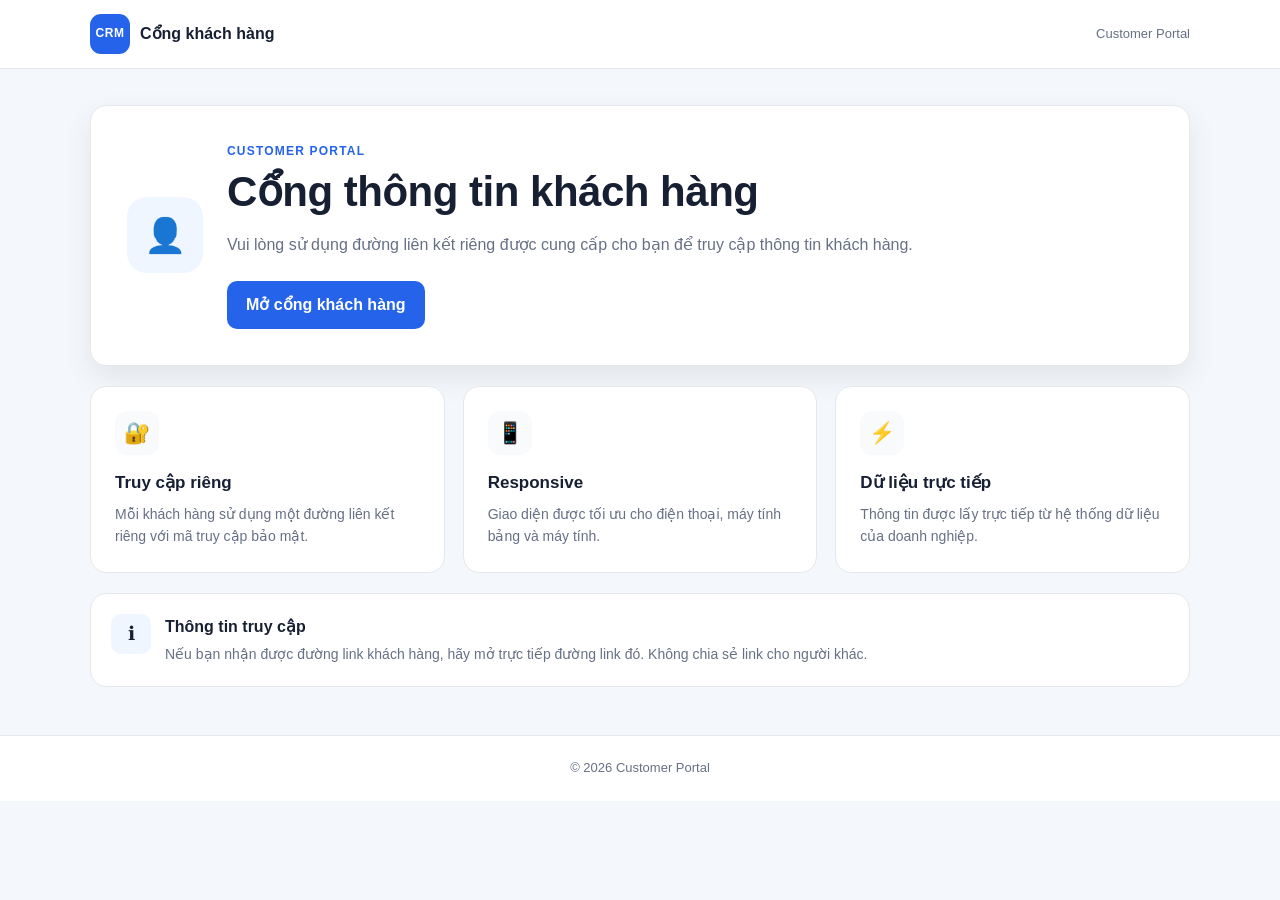
<file: index.html>
<!DOCTYPE html>
<html lang="vi">
<head>
  <meta charset="UTF-8">

  <meta
    name="viewport"
    content="width=device-width, initial-scale=1.0"
  >

  <meta
    name="description"
    content="Cổng thông tin khách hàng"
  >

  <title>Cổng thông tin khách hàng</title>

  <link
    rel="stylesheet"
    href="css/style.css"
  >
</head>

<body>

  <header class="site-header">
    <div class="container header-inner">

      <a
        class="brand"
        href="./index.html"
        aria-label="Trang chủ"
      >
        <span class="brand-mark">CRM</span>
        <span class="brand-name">
          Cổng khách hàng
        </span>
      </a>

      <span class="header-status">
        Customer Portal
      </span>

    </div>
  </header>


  <main class="container main-content">

    <section class="hero-card">

      <div class="hero-icon">
        👤
      </div>

      <div class="hero-content">

        <p class="eyebrow">
          CUSTOMER PORTAL
        </p>

        <h1>
          Cổng thông tin khách hàng
        </h1>

        <p class="hero-description">
          Vui lòng sử dụng đường liên kết riêng được cung cấp
          cho bạn để truy cập thông tin khách hàng.
        </p>

        <div class="hero-actions">

          <a
            href="./customer.html"
            class="btn btn-primary"
          >
            Mở cổng khách hàng
          </a>

        </div>

      </div>

    </section>


    <section class="info-grid">

      <article class="info-card">
        <div class="info-icon">🔐</div>

        <h2>Truy cập riêng</h2>

        <p>
          Mỗi khách hàng sử dụng một đường liên kết riêng
          với mã truy cập bảo mật.
        </p>
      </article>


      <article class="info-card">
        <div class="info-icon">📱</div>

        <h2>Responsive</h2>

        <p>
          Giao diện được tối ưu cho điện thoại,
          máy tính bảng và máy tính.
        </p>
      </article>


      <article class="info-card">
        <div class="info-icon">⚡</div>

        <h2>Dữ liệu trực tiếp</h2>

        <p>
          Thông tin được lấy trực tiếp từ hệ thống
          dữ liệu của doanh nghiệp.
        </p>
      </article>

    </section>


    <section class="notice-card">

      <div class="notice-icon">
        ℹ
      </div>

      <div>
        <h2>Thông tin truy cập</h2>

        <p>
          Nếu bạn nhận được đường link khách hàng,
          hãy mở trực tiếp đường link đó.
          Không chia sẻ link cho người khác.
        </p>
      </div>

    </section>

  </main>


  <footer class="site-footer">

    <div class="container">

      <p>
        © <span id="currentYear"></span>
        Customer Portal
      </p>

    </div>

  </footer>


  <script src="js/app.js"></script>

</body>
</html>
</file>
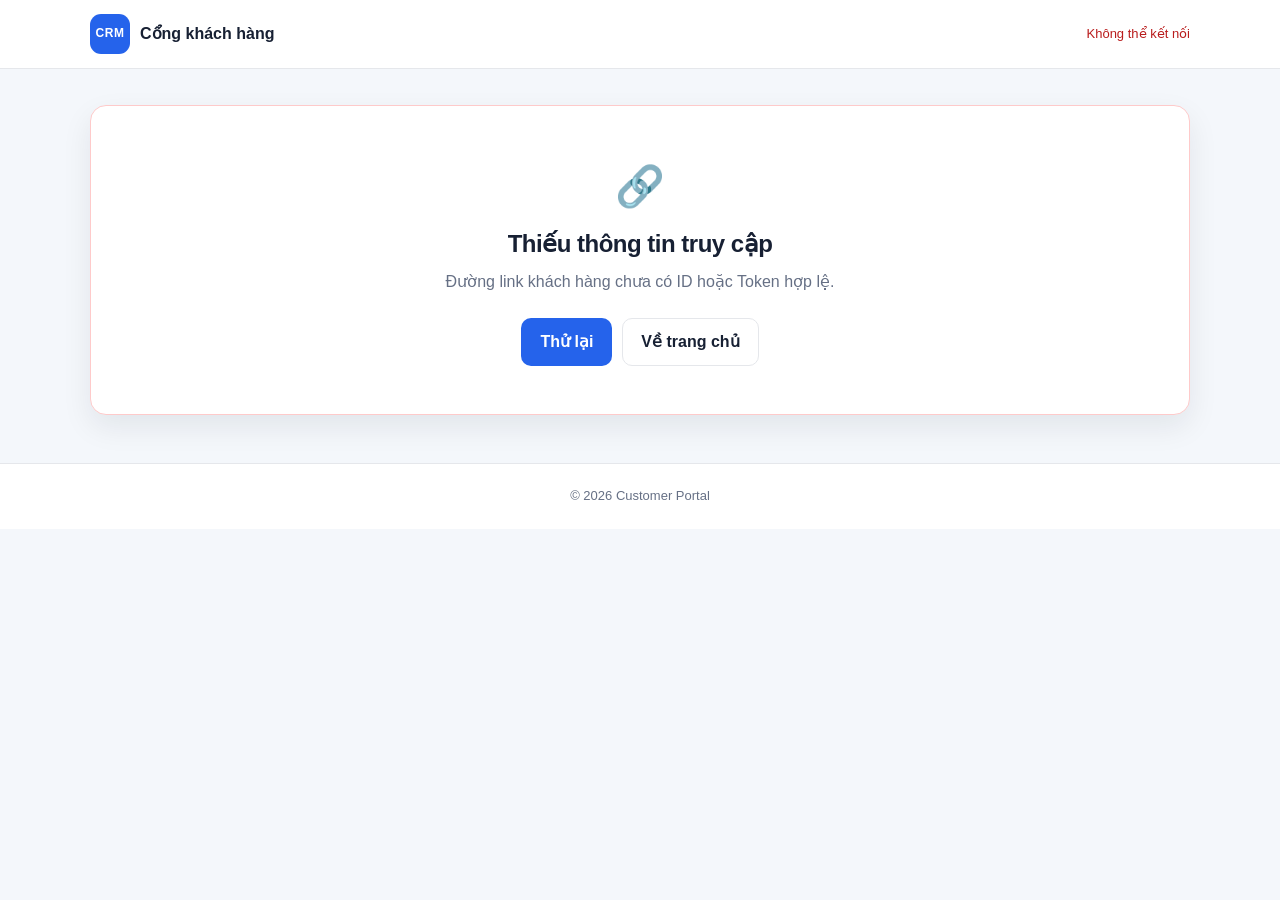
<file: customer.html>
<!DOCTYPE html>
<html lang="vi">
<head>

  <meta charset="UTF-8">

  <meta
    name="viewport"
    content="width=device-width, initial-scale=1.0"
  >

  <meta
    name="description"
    content="Thông tin khách hàng"
  >

  <title>Thông tin khách hàng</title>

  <link
    rel="stylesheet"
    href="css/style.css"
  >

</head>

<body>

  <header class="site-header">

    <div class="container header-inner">

      <a
        class="brand"
        href="./index.html"
      >

        <span class="brand-mark">
          CRM
        </span>

        <span class="brand-name">
          Cổng khách hàng
        </span>

      </a>

      <div
        id="connectionStatus"
        class="connection-status"
      >
        Đang kết nối...
      </div>

    </div>

  </header>


  <main class="container main-content">

    <!-- LOADING -->

    <section
      id="loadingState"
      class="state-card"
    >

      <div class="loading-spinner"></div>

      <h1>
        Đang tải thông tin
      </h1>

      <p>
        Vui lòng chờ trong giây lát...
      </p>

    </section>


    <!-- ERROR -->

    <section
      id="errorState"
      class="state-card error-state hidden"
    >

      <div
        id="errorIcon"
        class="state-icon"
      >
        ⚠️
      </div>

      <h1 id="errorTitle">
        Không thể truy cập
      </h1>

      <p id="errorMessage">
        Đường liên kết không hợp lệ.
      </p>

      <div class="state-actions">

        <button
          id="retryButton"
          class="btn btn-primary"
          type="button"
        >
          Thử lại
        </button>

        <a
          href="./index.html"
          class="btn btn-secondary"
        >
          Về trang chủ
        </a>

      </div>

    </section>


    <!-- CUSTOMER CONTENT -->

    <section
      id="customerContent"
      class="hidden"
    >

      <!-- CUSTOMER HEADER -->

      <div class="customer-hero">

        <div class="customer-avatar">
          <span id="customerInitial">
            KH
          </span>
        </div>

        <div class="customer-hero-info">

          <p class="eyebrow">
            KHÁCH HÀNG
          </p>

          <h1 id="customerName">
            --
          </h1>

          <p
            id="customerCompany"
            class="customer-company"
          >
            --
          </p>

        </div>

        <div class="customer-status-wrap">

          <span
            id="customerStatus"
            class="status-badge status-active"
          >
            Active
          </span>

        </div>

      </div>


      <!-- BASIC INFORMATION -->

      <section class="content-card">

        <div class="section-header">

          <div>
            <p class="eyebrow">
              PROFILE
            </p>

            <h2>
              Thông tin khách hàng
            </h2>
          </div>

        </div>


        <div class="data-grid">

          <div class="data-item">

            <span class="data-label">
              Mã khách hàng
            </span>

            <strong
              id="customerId"
              class="data-value"
            >
              --
            </strong>

          </div>


          <div class="data-item">

            <span class="data-label">
              Mã Customer
            </span>

            <strong
              id="customerCode"
              class="data-value"
            >
              --
            </strong>

          </div>


          <div class="data-item">

            <span class="data-label">
              Công ty
            </span>

            <span
              id="company"
              class="data-value"
            >
              --
            </span>

          </div>


          <div class="data-item">

            <span class="data-label">
              Điện thoại
            </span>

            <a
              id="phone"
              class="data-value data-link"
              href="#"
            >
              --
            </a>

          </div>


          <div class="data-item">

            <span class="data-label">
              Email
            </span>

            <a
              id="email"
              class="data-value data-link"
              href="#"
            >
              --
            </a>

          </div>


          <div class="data-item data-item-wide">

            <span class="data-label">
              Địa chỉ
            </span>

            <span
              id="address"
              class="data-value"
            >
              --
            </span>

          </div>


          <div class="data-item">

            <span class="data-label">
              Ngày tạo
            </span>

            <span
              id="createdDate"
              class="data-value"
            >
              --
            </span>

          </div>


          <div class="data-item">

            <span class="data-label">
              Ngày hết hạn
            </span>

            <span
              id="expiryDate"
              class="data-value"
            >
              --
            </span>

          </div>

        </div>

      </section>


      <!-- NOTE -->

      <section
        id="noteCard"
        class="content-card hidden"
      >

        <div class="section-header">

          <div>

            <p class="eyebrow">
              NOTE
            </p>

            <h2>
              Ghi chú
            </h2>

          </div>

        </div>

        <div
          id="customerNote"
          class="note-content"
        >
        </div>

      </section>


      <!-- FOOTER INFO -->

      <section class="secure-card">

        <div class="secure-icon">
          🔐
        </div>

        <div>

          <h2>
            Kết nối bảo mật
          </h2>

          <p>
            Thông tin được lấy từ hệ thống quản lý khách hàng.
            Không chia sẻ đường link riêng của bạn cho người khác.
          </p>

        </div>

      </section>

    </section>

  </main>


  <footer class="site-footer">

    <div class="container">

      <p>
        © <span id="currentYear"></span>
        Customer Portal
      </p>

    </div>

  </footer>


  <script src="js/api.js"></script>
  <script src="js/customer.js"></script>
  <script src="js/app.js"></script>

</body>
</html>
</file>
<file: css/style.css>
:root {
  --bg: #f4f7fb;
  --surface: #ffffff;
  --surface-soft: #f8fafc;

  --text: #172033;
  --muted: #667085;

  --primary: #2563eb;
  --primary-dark: #1d4ed8;

  --border: #e5e7eb;

  --success: #15803d;
  --success-bg: #dcfce7;

  --danger: #b91c1c;
  --danger-bg: #fee2e2;

  --warning: #b45309;
  --warning-bg: #fef3c7;

  --shadow:
    0 12px 30px rgba(15, 23, 42, 0.08);

  --radius: 16px;

  --max-width: 1100px;
}


* {
  box-sizing: border-box;
}


html {
  scroll-behavior: smooth;
}


body {
  margin: 0;

  min-height: 100vh;

  background: var(--bg);

  color: var(--text);

  font-family:
    Inter,
    -apple-system,
    BlinkMacSystemFont,
    "Segoe UI",
    Roboto,
    Arial,
    sans-serif;

  line-height: 1.6;
}


a {
  color: inherit;
}


button,
a {
  -webkit-tap-highlight-color: transparent;
}


button {
  font: inherit;
}


.container {
  width: min(
    calc(100% - 32px),
    var(--max-width)
  );

  margin-inline: auto;
}


/* =========================================================
   HEADER
   ========================================================= */

.site-header {
  position: sticky;

  top: 0;

  z-index: 100;

  background: rgba(255, 255, 255, 0.95);

  border-bottom: 1px solid var(--border);

  backdrop-filter: blur(12px);
}


.header-inner {
  min-height: 68px;

  display: flex;

  align-items: center;

  justify-content: space-between;

  gap: 20px;
}


.brand {
  display: inline-flex;

  align-items: center;

  gap: 10px;

  text-decoration: none;

  font-weight: 700;
}


.brand-mark {
  width: 40px;

  height: 40px;

  display: inline-flex;

  align-items: center;

  justify-content: center;

  border-radius: 11px;

  background: var(--primary);

  color: white;

  font-size: 12px;

  letter-spacing: 0.5px;
}


.brand-name {
  font-size: 16px;
}


.header-status,
.connection-status {
  color: var(--muted);

  font-size: 13px;

  white-space: nowrap;
}


/* =========================================================
   MAIN
   ========================================================= */

.main-content {
  padding-top: 36px;

  padding-bottom: 48px;
}


/* =========================================================
   HERO
   ========================================================= */

.hero-card {
  display: grid;

  grid-template-columns: auto 1fr;

  gap: 24px;

  align-items: center;

  padding: 36px;

  background: var(--surface);

  border: 1px solid var(--border);

  border-radius: var(--radius);

  box-shadow: var(--shadow);
}


.hero-icon {
  width: 76px;

  height: 76px;

  display: flex;

  align-items: center;

  justify-content: center;

  border-radius: 20px;

  background: #eff6ff;

  font-size: 34px;
}


.eyebrow {
  margin: 0 0 6px;

  color: var(--primary);

  font-size: 12px;

  font-weight: 800;

  letter-spacing: 1.2px;
}


.hero-content h1,
.customer-hero h1,
.state-card h1 {
  margin: 0;

  line-height: 1.2;

  letter-spacing: -0.5px;
}


.hero-content h1 {
  font-size: clamp(28px, 4vw, 42px);
}


.hero-description {
  max-width: 700px;

  margin: 14px 0 0;

  color: var(--muted);

  font-size: 16px;
}


.hero-actions {
  margin-top: 24px;
}


/* =========================================================
   BUTTONS
   ========================================================= */

.btn {
  min-height: 44px;

  display: inline-flex;

  align-items: center;

  justify-content: center;

  padding: 10px 18px;

  border-radius: 10px;

  border: 1px solid transparent;

  text-decoration: none;

  cursor: pointer;

  font-weight: 700;

  transition:
    transform 0.15s ease,
    background 0.15s ease,
    border-color 0.15s ease;
}


.btn:hover {
  transform: translateY(-1px);
}


.btn:active {
  transform: translateY(0);
}


.btn-primary {
  background: var(--primary);

  color: white;
}


.btn-primary:hover {
  background: var(--primary-dark);
}


.btn-secondary {
  background: white;

  color: var(--text);

  border-color: var(--border);
}


/* =========================================================
   INFO CARDS
   ========================================================= */

.info-grid {
  display: grid;

  grid-template-columns:
    repeat(3, minmax(0, 1fr));

  gap: 18px;

  margin-top: 20px;
}


.info-card {
  padding: 24px;

  background: var(--surface);

  border: 1px solid var(--border);

  border-radius: var(--radius);
}


.info-icon {
  width: 44px;

  height: 44px;

  display: flex;

  align-items: center;

  justify-content: center;

  margin-bottom: 14px;

  border-radius: 12px;

  background: var(--surface-soft);

  font-size: 21px;
}


.info-card h2 {
  margin: 0 0 7px;

  font-size: 17px;
}


.info-card p {
  margin: 0;

  color: var(--muted);

  font-size: 14px;
}


/* =========================================================
   NOTICE
   ========================================================= */

.notice-card,
.secure-card {
  display: flex;

  gap: 14px;

  align-items: flex-start;

  margin-top: 20px;

  padding: 20px;

  background: var(--surface);

  border: 1px solid var(--border);

  border-radius: var(--radius);
}


.notice-icon,
.secure-icon {
  width: 40px;

  height: 40px;

  flex: 0 0 40px;

  display: flex;

  align-items: center;

  justify-content: center;

  border-radius: 10px;

  background: #eff6ff;

  font-size: 19px;
}


.notice-card h2,
.secure-card h2 {
  margin: 0 0 4px;

  font-size: 16px;
}


.notice-card p,
.secure-card p {
  margin: 0;

  color: var(--muted);

  font-size: 14px;
}


/* =========================================================
   CUSTOMER HERO
   ========================================================= */

.customer-hero {
  display: grid;

  grid-template-columns: auto 1fr auto;

  align-items: center;

  gap: 18px;

  padding: 28px;

  background: var(--surface);

  border: 1px solid var(--border);

  border-radius: var(--radius);

  box-shadow: var(--shadow);
}


.customer-avatar {
  width: 68px;

  height: 68px;

  display: flex;

  align-items: center;

  justify-content: center;

  border-radius: 50%;

  background: #dbeafe;

  color: var(--primary);

  font-size: 19px;

  font-weight: 800;
}


.customer-hero h1 {
  font-size: clamp(24px, 4vw, 34px);
}


.customer-company {
  margin: 5px 0 0;

  color: var(--muted);
}


.customer-status-wrap {
  align-self: start;
}


/* =========================================================
   STATUS
   ========================================================= */

.status-badge {
  display: inline-flex;

  align-items: center;

  min-height: 30px;

  padding: 5px 10px;

  border-radius: 999px;

  font-size: 12px;

  font-weight: 800;
}


.status-active {
  background: var(--success-bg);

  color: var(--success);
}


.status-disabled {
  background: var(--danger-bg);

  color: var(--danger);
}


.status-expired {
  background: var(--warning-bg);

  color: var(--warning);
}


/* =========================================================
   CONTENT CARD
   ========================================================= */

.content-card {
  margin-top: 20px;

  padding: 28px;

  background: var(--surface);

  border: 1px solid var(--border);

  border-radius: var(--radius);
}


.section-header {
  margin-bottom: 22px;
}


.section-header h2 {
  margin: 0;

  font-size: 21px;
}


/* =========================================================
   DATA GRID
   ========================================================= */

.data-grid {
  display: grid;

  grid-template-columns:
    repeat(2, minmax(0, 1fr));

  gap: 1px;

  overflow: hidden;

  background: var(--border);

  border: 1px solid var(--border);

  border-radius: 12px;
}


.data-item {
  min-width: 0;

  padding: 17px;

  background: var(--surface);
}


.data-item-wide {
  grid-column: 1 / -1;
}


.data-label {
  display: block;

  margin-bottom: 5px;

  color: var(--muted);

  font-size: 12px;

  font-weight: 600;
}


.data-value {
  display: block;

  overflow-wrap: anywhere;

  font-size: 15px;
}


.data-link {
  color: var(--primary);

  text-decoration: none;

  font-weight: 600;
}


.data-link:hover {
  text-decoration: underline;
}


/* =========================================================
   NOTE
   ========================================================= */

.note-content {
  padding: 16px;

  background: var(--surface-soft);

  border: 1px solid var(--border);

  border-radius: 10px;

  white-space: pre-wrap;

  overflow-wrap: anywhere;
}


/* =========================================================
   STATE
   ========================================================= */

.state-card {
  padding: 48px 28px;

  text-align: center;

  background: var(--surface);

  border: 1px solid var(--border);

  border-radius: var(--radius);

  box-shadow: var(--shadow);
}


.state-card p {
  margin: 10px auto 0;

  max-width: 600px;

  color: var(--muted);
}


.state-actions {
  display: flex;

  flex-wrap: wrap;

  justify-content: center;

  gap: 10px;

  margin-top: 24px;
}


.state-icon {
  margin-bottom: 12px;

  font-size: 40px;
}


.error-state {
  border-color: #fecaca;
}


/* =========================================================
   LOADING
   ========================================================= */

.loading-spinner {
  width: 42px;

  height: 42px;

  margin: 0 auto 20px;

  border: 4px solid #dbeafe;

  border-top-color: var(--primary);

  border-radius: 50%;

  animation: spin 0.8s linear infinite;
}


@keyframes spin {

  to {
    transform: rotate(360deg);
  }

}


/* =========================================================
   FOOTER
   ========================================================= */

.site-footer {
  padding: 22px 0;

  border-top: 1px solid var(--border);

  background: white;
}


.site-footer p {
  margin: 0;

  color: var(--muted);

  text-align: center;

  font-size: 13px;
}


/* =========================================================
   UTILITY
   ========================================================= */

.hidden {
  display: none !important;
}


/* =========================================================
   TABLET
   ========================================================= */

@media (max-width: 800px) {

  .info-grid {
    grid-template-columns: 1fr;
  }


  .customer-hero {
    grid-template-columns: auto 1fr;
  }


  .customer-status-wrap {
    grid-column: 1 / -1;

    align-self: auto;
  }

}


/* =========================================================
   MOBILE
   ========================================================= */

@media (max-width: 600px) {

  .container {
    width: min(
      calc(100% - 20px),
      var(--max-width)
    );
  }


  .header-inner {
    min-height: 60px;
  }


  .brand-name {
    font-size: 14px;
  }


  .header-status {
    display: none;
  }


  .main-content {
    padding-top: 20px;

    padding-bottom: 30px;
  }


  .hero-card {
    grid-template-columns: 1fr;

    padding: 24px;

    gap: 18px;
  }


  .hero-icon {
    width: 58px;

    height: 58px;

    border-radius: 15px;
  }


  .hero-description {
    font-size: 14px;
  }


  .hero-actions .btn {
    width: 100%;
  }


  .info-card {
    padding: 20px;
  }


  .notice-card,
  .secure-card {
    padding: 17px;
  }


  .customer-hero {
    grid-template-columns: 1fr;

    padding: 22px;
  }


  .customer-avatar {
    width: 58px;

    height: 58px;
  }


  .customer-status-wrap {
    grid-column: auto;
  }


  .content-card {
    padding: 20px;
  }


  .data-grid {
    grid-template-columns: 1fr;
  }


  .data-item-wide {
    grid-column: auto;
  }


  .state-card {
    padding: 40px 20px;
  }


  .state-actions {
    flex-direction: column;
  }


  .state-actions .btn {
    width: 100%;
  }

}


/* =========================================================
   VERY SMALL PHONES
   ========================================================= */

@media (max-width: 360px) {

  .brand-mark {
    width: 36px;

    height: 36px;
  }


  .brand-name {
    font-size: 13px;
  }


  .hero-content h1 {
    font-size: 27px;
  }


  .customer-hero h1 {
    font-size: 24px;
  }

}
</file>
